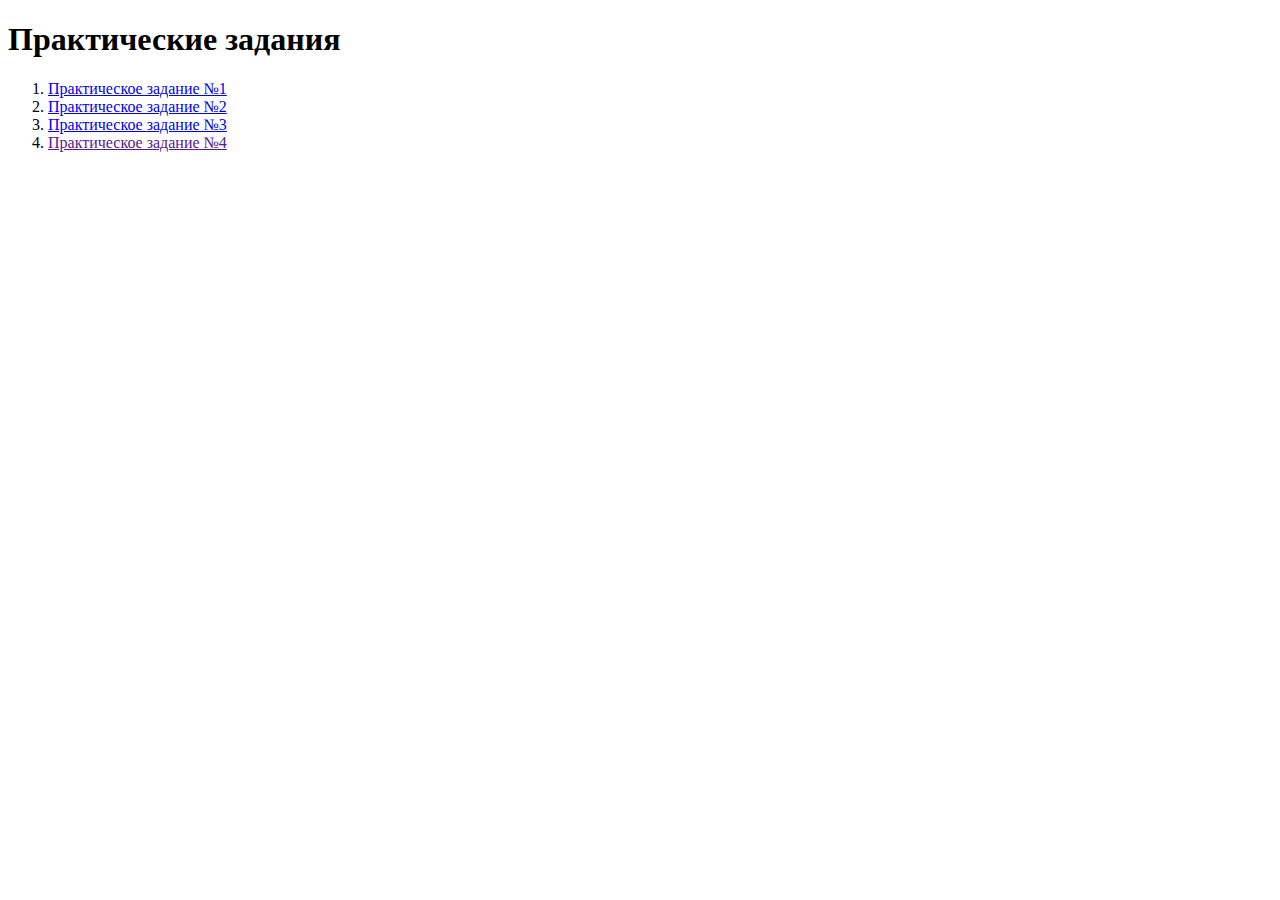
<file: index.html>
<!DOCTYPE html>
<html lang="en">
<head>
    <meta charset="UTF-8">
    <meta name="viewport" content="width=device-width, initial-scale=1.0">
    <title>Document</title>
</head>
<body>
  <h1>Практические задания</h1>
  <ol>
    <li><a href="task1/task1.html">Практическое задание №1</a></li>
  <li><a href="task2/task2.html">Практическое задание №2</a></li>
    <li><a href="task3/task3.html">Практическое задание №3</a></li>
    <li><a href="">Практическое задание №4</a></li>
  </ol>  
</body>
</html>
</file>
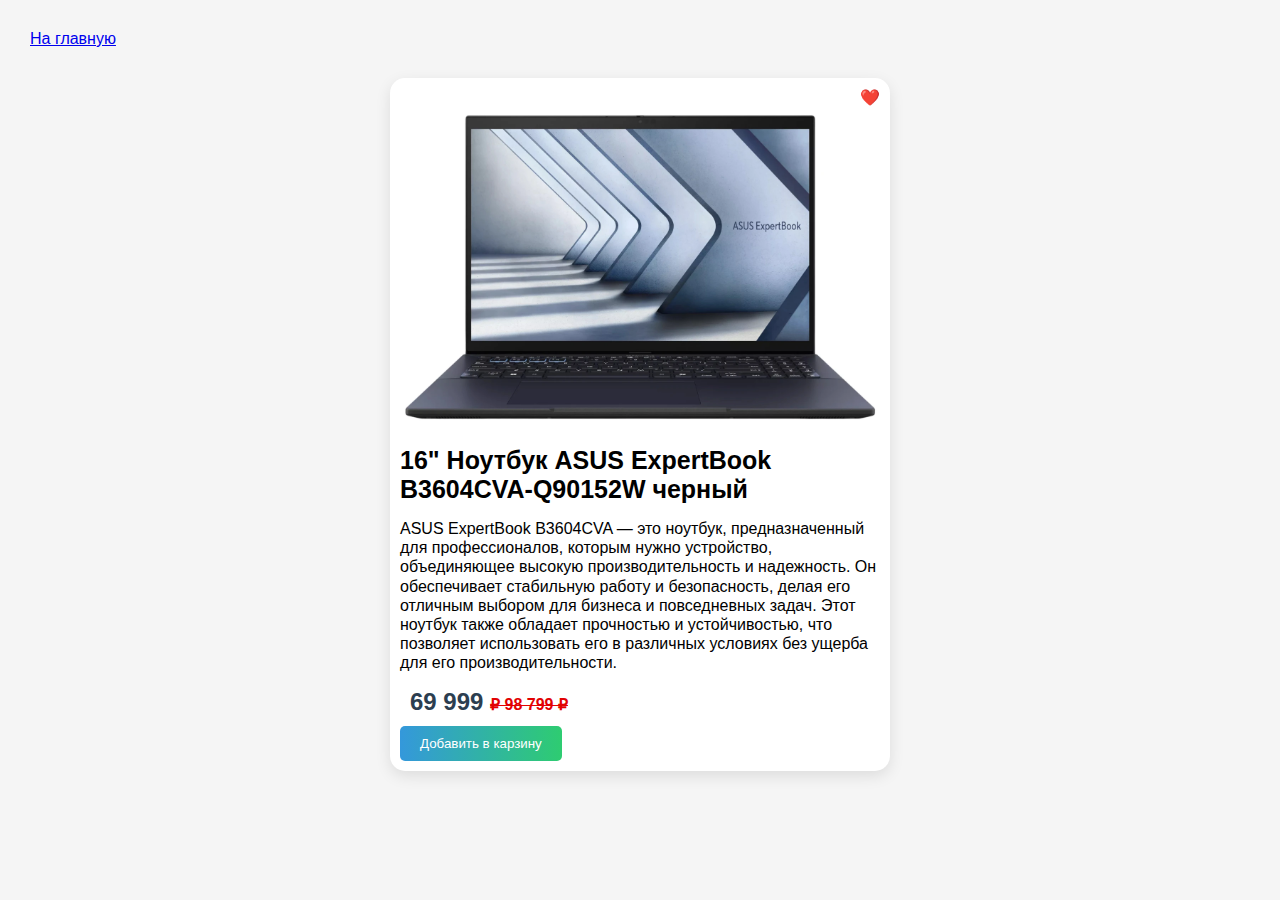
<file: task2/index.html>
<!DOCTYPE html>
<html lang="en">
<head>
    <meta charset="UTF-8">
    <meta name="viewport" content="width=device-width, initial-scale=1.0">
    <title>ASUS ExpertBook B3604CVA-Q90152W</title>
    <link rel="stylesheet" href="style.css">
</head>
<body>
    <a href="../index.html" class="main">На главную</a> 
    <div class="card">
    <p class="favorite">❤️</p>
   <img src="laptop.webp" alt="">
   <h3>16" Ноутбук ASUS ExpertBook B3604CVA-Q90152W черный</h3>
   <p class="info">ASUS ExpertBook B3604CVA — это ноутбук, предназначенный для профессионалов, которым нужно устройство, объединяющее высокую производительность и надежность. Он обеспечивает стабильную работу и безопасность, делая его отличным выбором для бизнеса и повседневных задач. Этот ноутбук также обладает прочностью и устойчивостью, что позволяет использовать его в различных условиях без ущерба для его производительности.</p>
   <p class="price">69 999 <span class="old-price"><del>₽ 98 799 ₽</del></span></p>
   <button>Добавить в карзину</button>
</div>
</body>
</html>
</file>
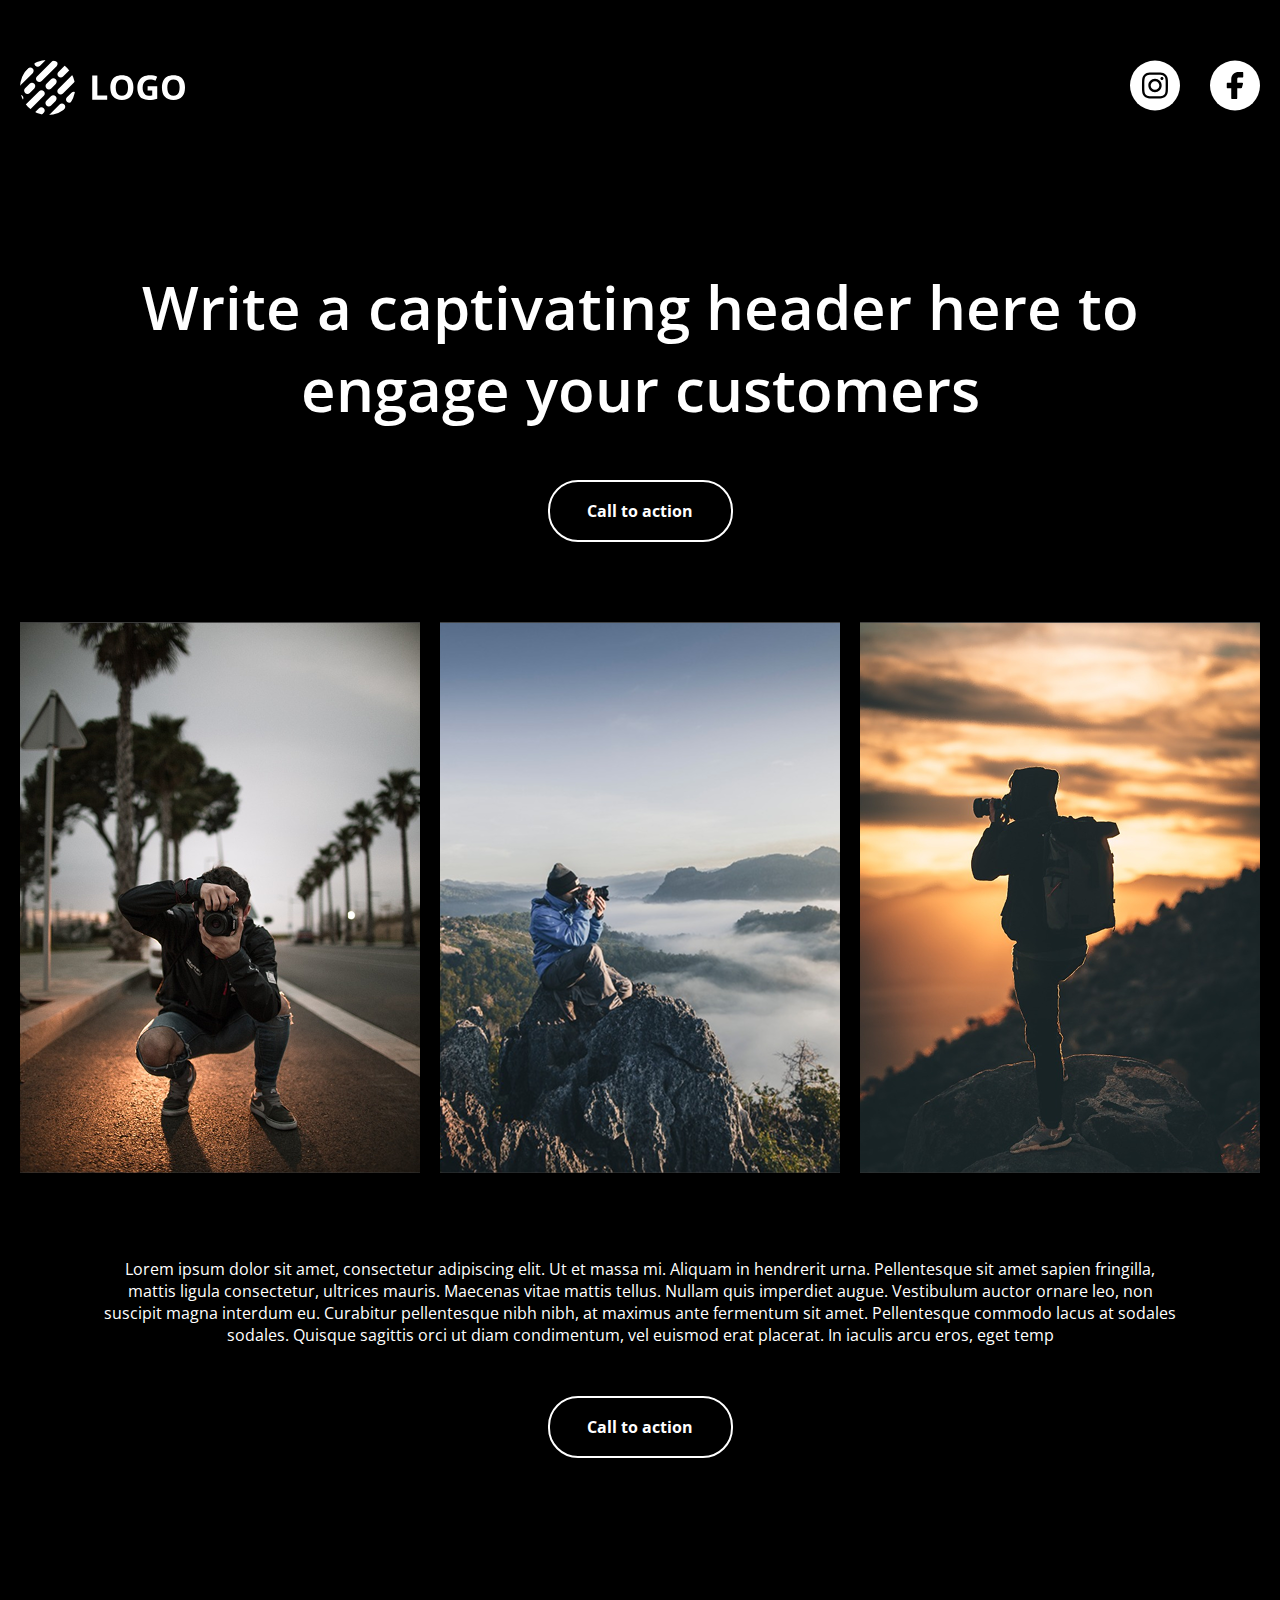
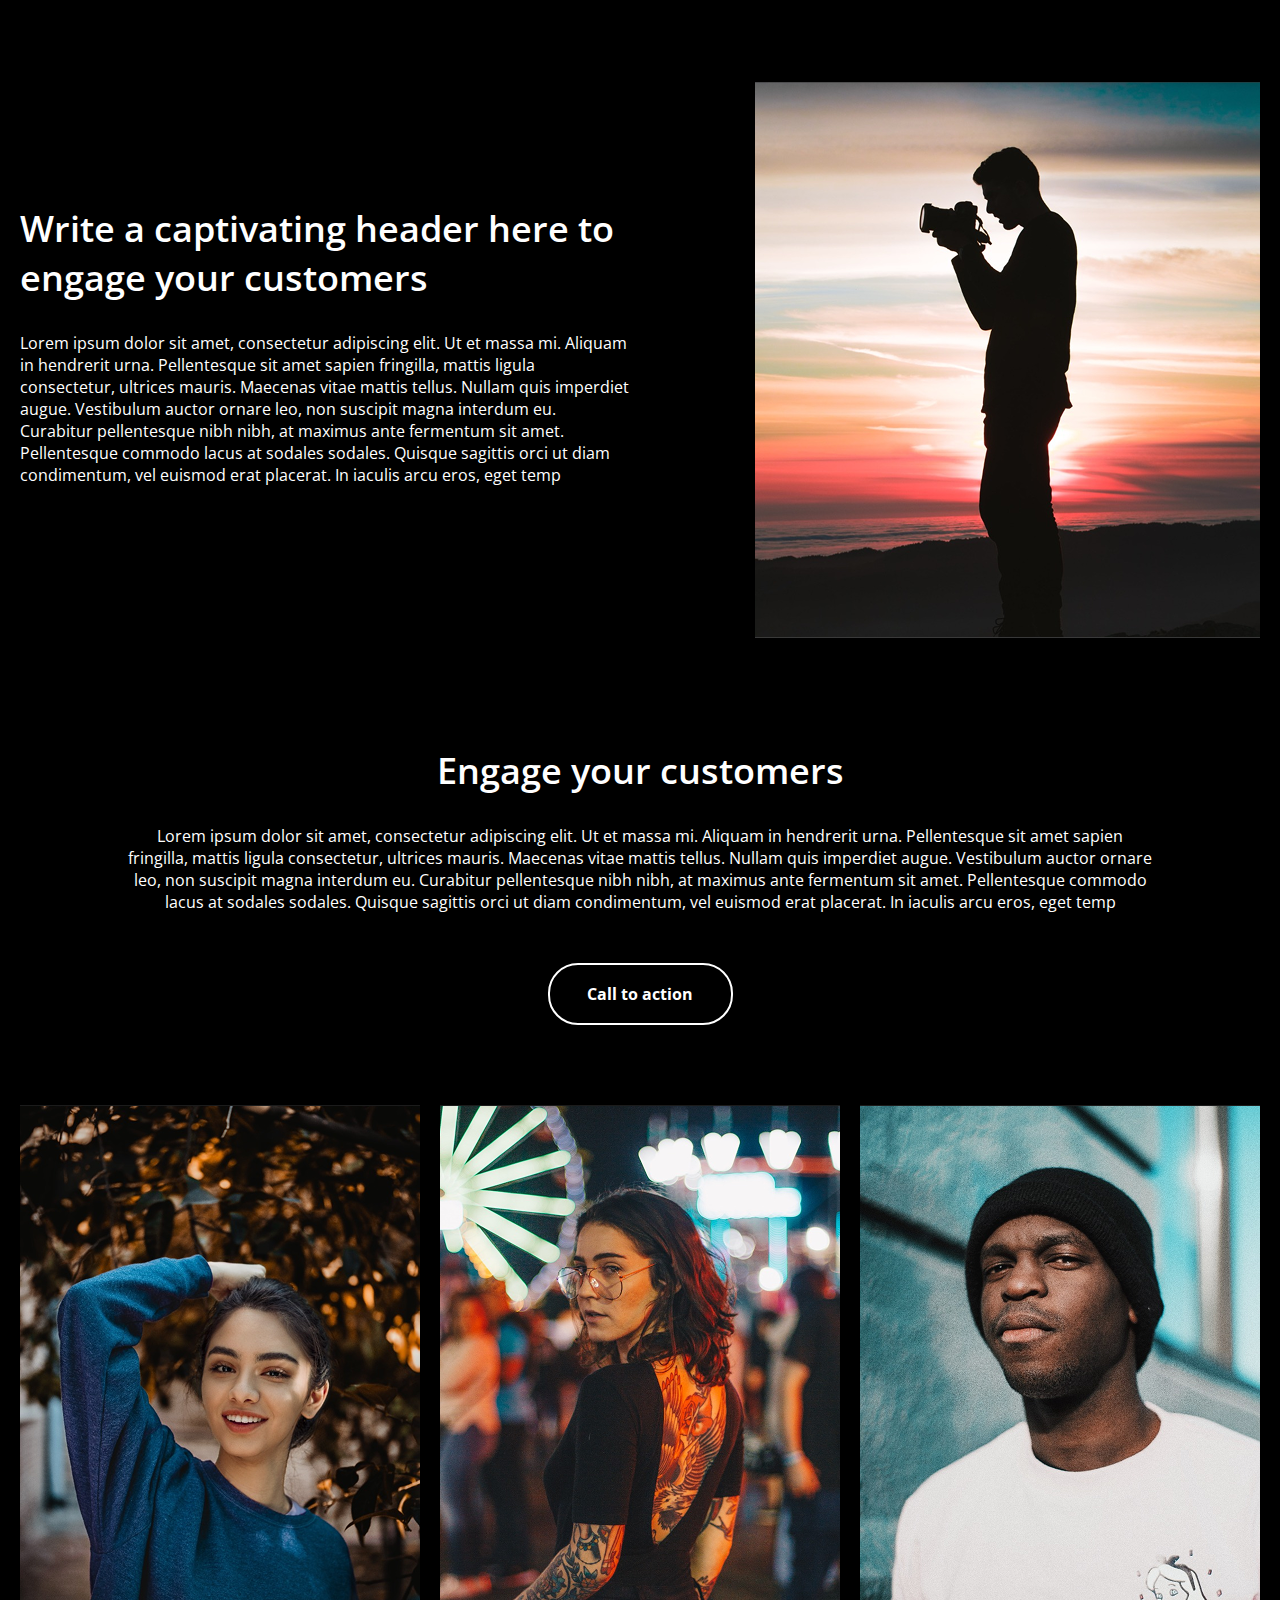
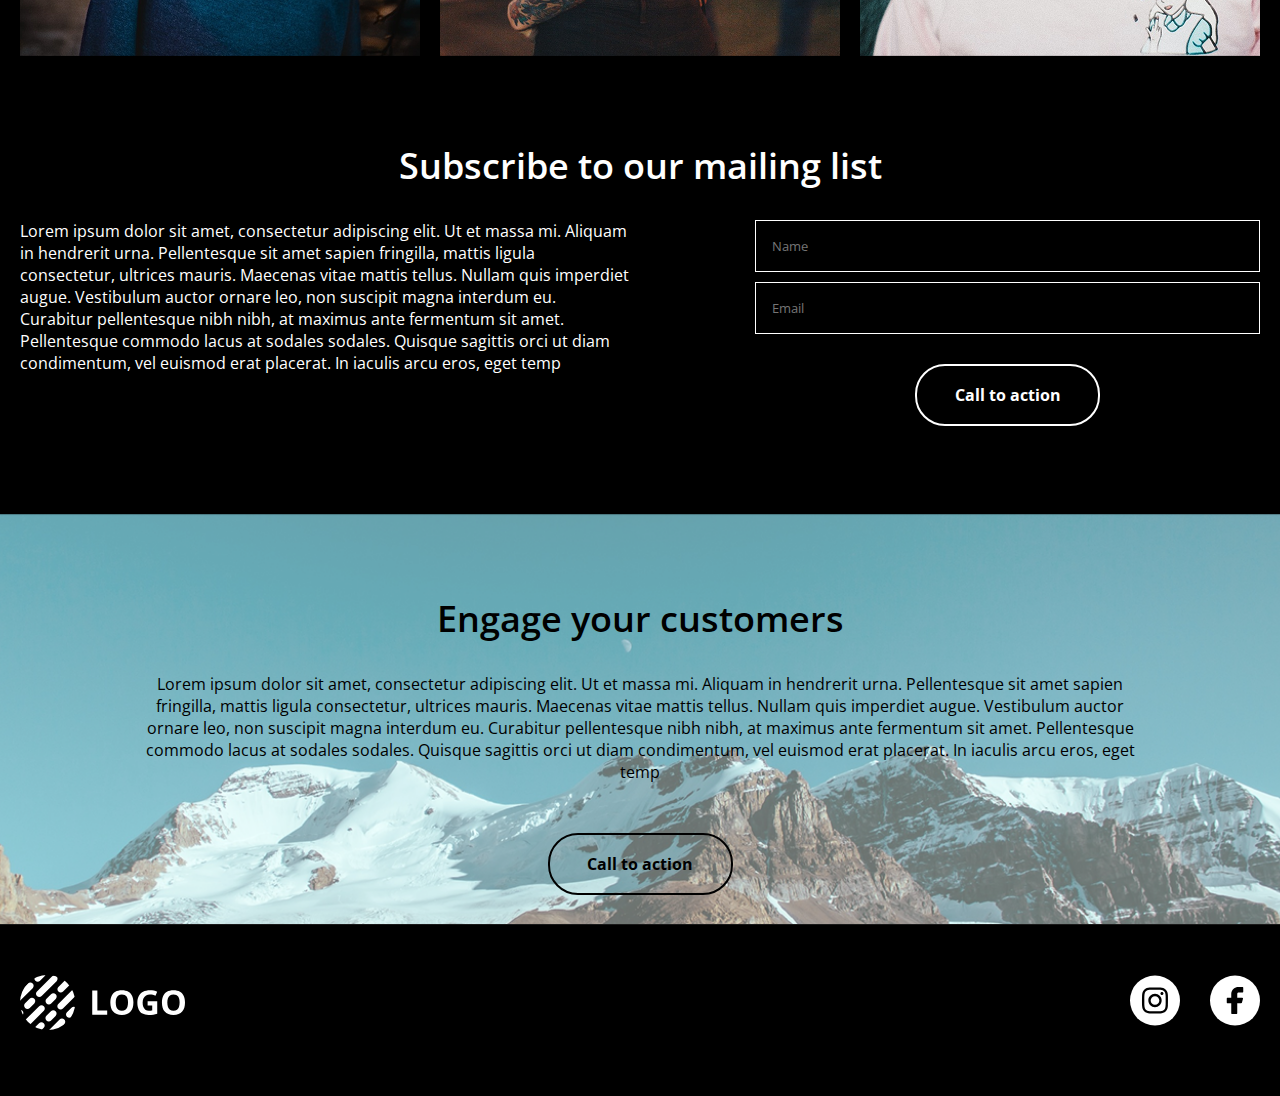
<file: Итоговая работа/index.html>
<!DOCTYPE html>
<html lang="en">

<head>
    <meta charset="UTF-8">
    <meta name="viewport" content="width=device-width, initial-scale=1.0">
    <title>Итоговая работа | Рыжов С.Д.</title>
    <link rel="stylesheet" href="style.css">
</head>

<body>
    <header>
        <div class="logo">
            <a href="../index.html"><img src="image/logo/logo.svg" alt=""></a>
            <div class="instface">
                <a href="#"><img src="image/logo/instagram.svg" alt=""></a>
                <a href="#"><img src="image/logo/facebook.svg" alt=""></a>
            </div>
        </div>
    </header>
    <main>
        <section class="hero">
            <h1>Write a captivating header here to engage your customers</h1>
            <button class="hero_button">Call to action</button>
        </section>
        <section class="photo">
            <img src="image/image.png" alt="">
            <img src="image/image2.png" alt="">
            <img src="image/image3.png" alt="">
        </section>
        <section class="hero1">
            <p>Lorem ipsum dolor sit amet, consectetur adipiscing elit. Ut et massa mi. Aliquam in hendrerit urna.
                Pellentesque sit amet sapien fringilla, mattis ligula consectetur, ultrices mauris. Maecenas vitae
                mattis tellus. Nullam quis imperdiet augue. Vestibulum auctor ornare leo, non suscipit magna interdum
                eu. Curabitur pellentesque nibh nibh, at maximus ante fermentum sit amet. Pellentesque commodo lacus at
                sodales sodales. Quisque sagittis orci ut diam condimentum, vel euismod erat placerat. In iaculis arcu
                eros, eget temp</p>
            <button class="hero_button">Call to action</button>
        </section>
        <div class="hero_text">
            <div class="hero__text">
                <h2>Write a captivating header here to engage your customers</h2>
                <p>Lorem ipsum dolor sit amet, consectetur adipiscing elit. Ut et massa mi. Aliquam in hendrerit urna.
                    Pellentesque sit amet sapien fringilla, mattis ligula consectetur, ultrices mauris. Maecenas vitae
                    mattis tellus. Nullam quis imperdiet augue. Vestibulum auctor ornare leo, non suscipit magna
                    interdum eu. Curabitur pellentesque nibh nibh, at maximus ante fermentum sit amet. Pellentesque
                    commodo lacus at sodales sodales. Quisque sagittis orci ut diam condimentum, vel euismod erat
                    placerat. In iaculis arcu eros, eget temp</p>
            </div>
            <img src="image/image4.png" alt="" class="hero_text_photo">
        </div>
        <section class="customers">
            <h2>Engage your customers</h2>
            <p>Lorem ipsum dolor sit amet, consectetur adipiscing elit. Ut et massa mi. Aliquam in hendrerit urna.
                Pellentesque sit amet sapien fringilla, mattis ligula consectetur, ultrices mauris. Maecenas vitae
                mattis tellus. Nullam quis imperdiet augue. Vestibulum auctor ornare leo, non suscipit magna interdum
                eu. Curabitur pellentesque nibh nibh, at maximus ante fermentum sit amet. Pellentesque commodo lacus at
                sodales sodales. Quisque sagittis orci ut diam condimentum, vel euismod erat placerat. In iaculis arcu
                eros, eget temp</p>
            <button class="hero_button">Call to action</button>
        </section>
        <section class="photo">
            <img src="image/image5.png" alt="">
            <img src="image/image6.png" alt="">
            <img src="image/image7.png" alt="">
        </section>

        <h2 class="text-subscribe">Subscribe to our mailing list</h2>
        <div class="input-text">
            <p class="text-input">Lorem ipsum dolor sit amet, consectetur adipiscing elit. Ut et massa mi. Aliquam in
                hendrerit urna. Pellentesque sit amet sapien fringilla, mattis ligula consectetur, ultrices mauris.
                Maecenas vitae mattis tellus. Nullam quis imperdiet augue. Vestibulum auctor ornare leo, non suscipit
                magna interdum eu. Curabitur pellentesque nibh nibh, at maximus ante fermentum sit amet. Pellentesque
                commodo lacus at sodales sodales. Quisque sagittis orci ut diam condimentum, vel euismod erat placerat.
                In iaculis arcu eros, eget temp</p>
            <section class="subscribe">
                <div class="input-info">
                    <input type="text" placeholder="Name">
                    <input type="email" placeholder="Email">
                    <button class="hero_button_input">Call to action</button>
                </div>
            </section>
        </div>
        <section class="customers_background">
            <div class="customers_background_body">
                <h2>Engage your customers</h2>
                <p>Lorem ipsum dolor sit amet, consectetur adipiscing elit. Ut et massa mi. Aliquam in hendrerit urna.
                    Pellentesque sit amet sapien fringilla, mattis ligula consectetur, ultrices mauris. Maecenas vitae
                    mattis tellus. Nullam quis imperdiet augue. Vestibulum auctor ornare leo, non suscipit magna
                    interdum
                    eu. Curabitur pellentesque nibh nibh, at maximus ante fermentum sit amet. Pellentesque commodo lacus
                    at
                    sodales sodales. Quisque sagittis orci ut diam condimentum, vel euismod erat placerat. In iaculis
                    arcu
                    eros, eget temp</p>
                <button class="hero_button_background">Call to action</button>
            </div>
        </section>
    </main>
    <footer>
         <div class="logo_footer">
            <a href="index.html"><img src="image/logo/logo.svg" alt=""></a>
            <div class="instface">
                <a href="#"><img src="image/logo/instagram.svg" alt=""></a>
                <a href="#"><img src="image/logo/facebook.svg" alt=""></a>
            </div>
    </footer>
</body>

</html>
</file>
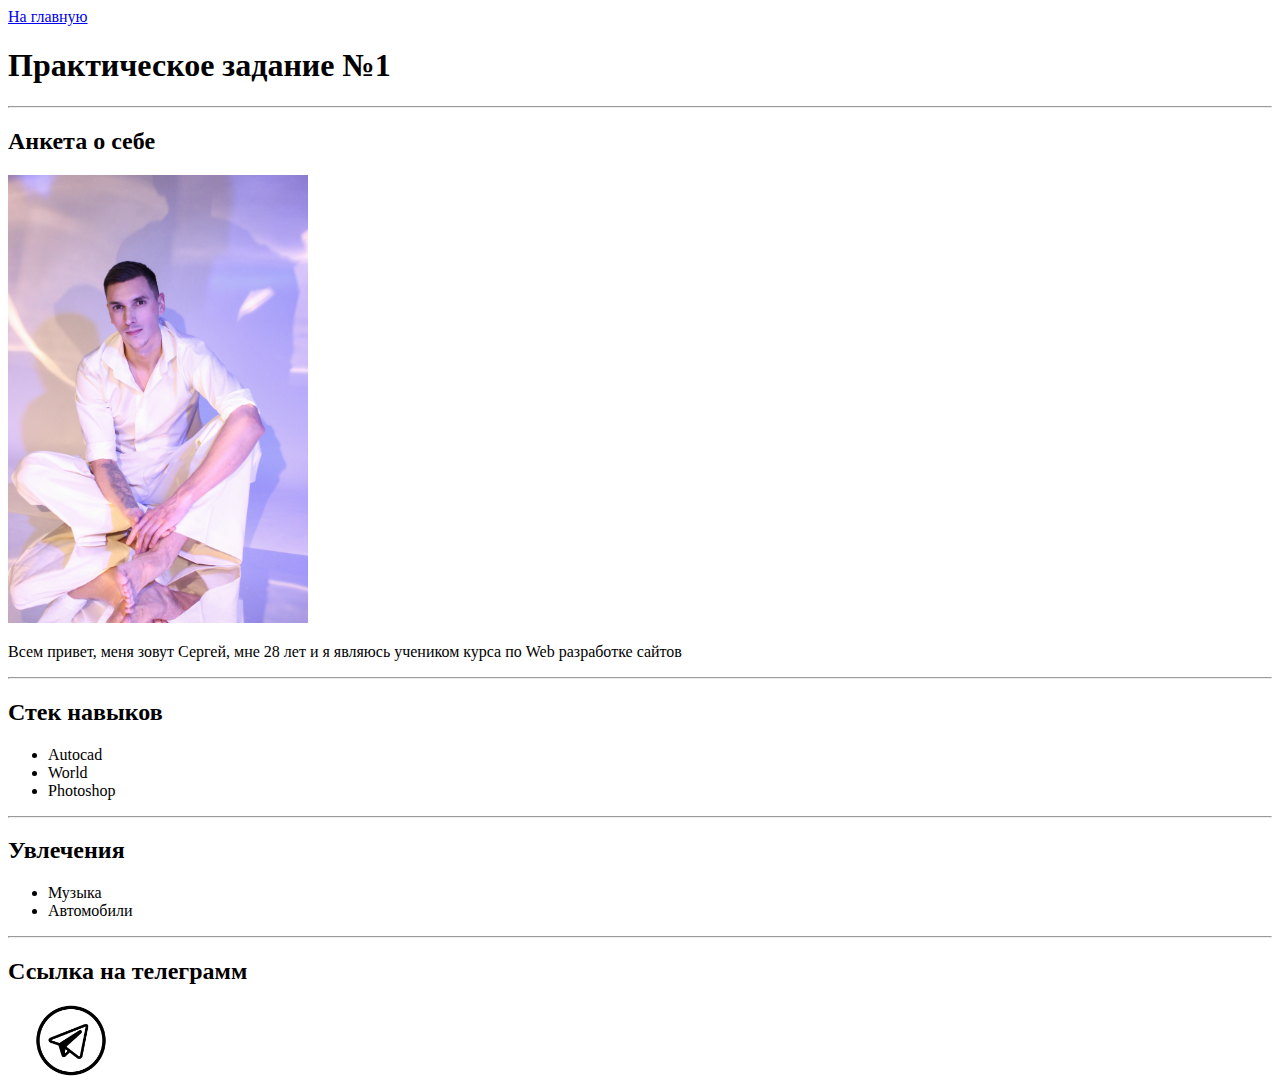
<file: task1.html>
<!DOCTYPE html>
<html lang="en">
<head>
    <meta charset="UTF-8">
    <meta name="viewport" content="width=device-width, initial-scale=1.0">
    <title>Document</title>
</head>
<body>
    <a href="../index.html">На главную</a>
    <h1>Практическое задание №1</h1>
    <hr>
    <h2>Анкета о себе</h2>
    <img src="img.jpg" alt="не найдено" width="300">
    <p>Всем привет, меня зовут Сергей, мне 28 лет и я являюсь учеником курса по Web разработке сайтов </p>
    <hr>
    
    <h2>Стек навыков</h2>
    <ul>
    <li>Autocad</li>
    <li>World</li>
    <li>Photoshop</li>
    </ul>
    <hr>
    <h2>Увлечения</h2>
    <ul><li>Музыка</li>
    <li>Автомобили</li>
    </ul>
    <hr>
    <h2>Ссылка на телеграмм</h2>
    <a href="https://t.me/ryzhov09"><img src="image.png" alt=""width=10%></a>
</body>
</html>
</file>
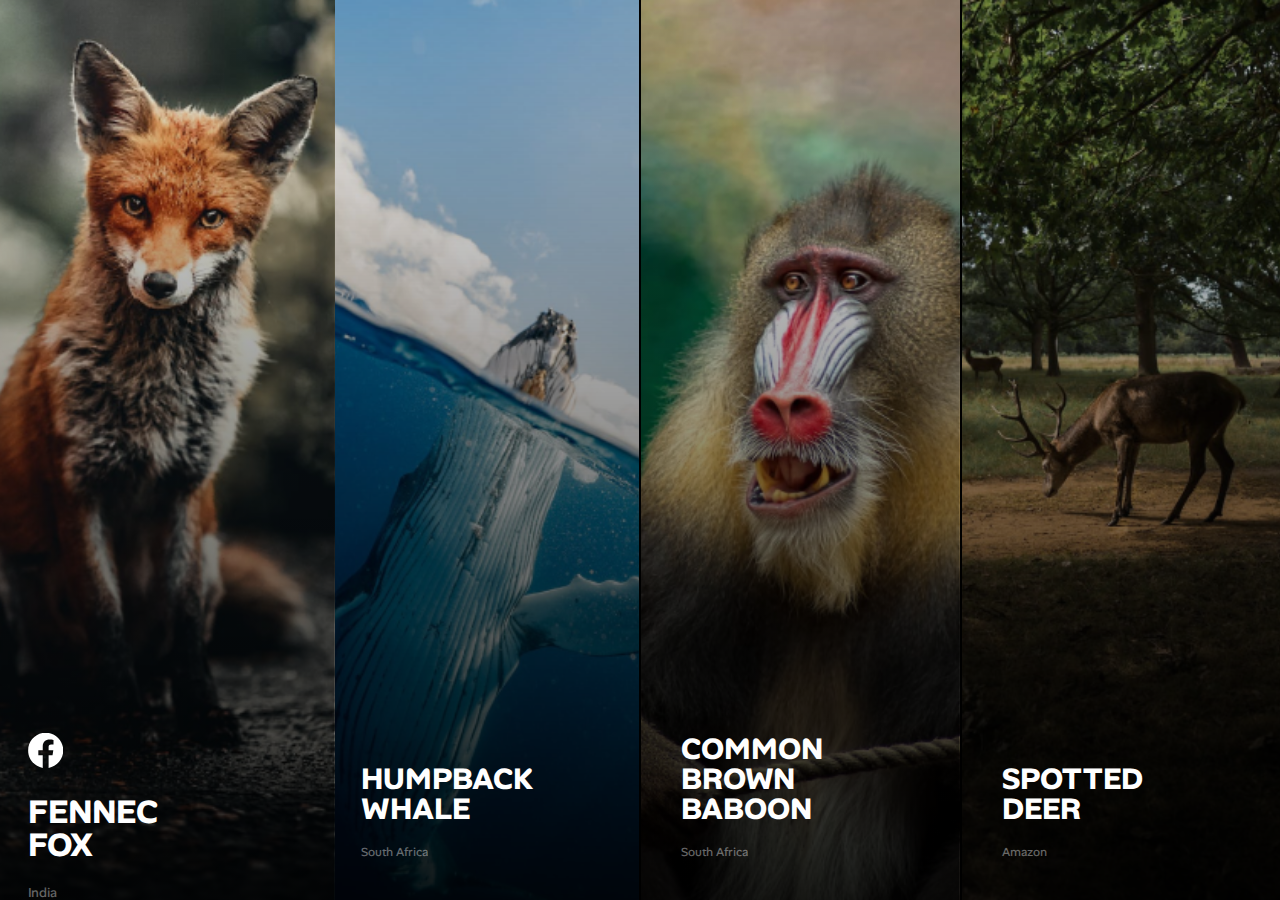
<file: task3/task3.html>
<!DOCTYPE html>
<html lang="en">
<head>
  <meta charset="UTF-8">
  <meta name="viewport" content="width=device-width, initial-scale=1.0">
  <title>Animals</title>
  <link rel="stylesheet" href="style.css">
</head>
<body>

  <div class="cards">
<div class="card card-1">
<a href="../index.html"><img src="social-1.svg" alt=""></a>
<h3>fennec <br>fox</h3>
<p>India</p>
</div>
<div class="card card-2">
<h3>humpback <br>whale</h3>
<p>South Africa</p>
</div>
<div class="card card-3">
<h3>common brown<br>baboon</h3>
<p>South Africa</p>
</div>
<div class="card card-4">
<h3>spotted<br>deer</h3>
<p>Amazon</p>
</div>
  </div>
</body>
</html>
</file>
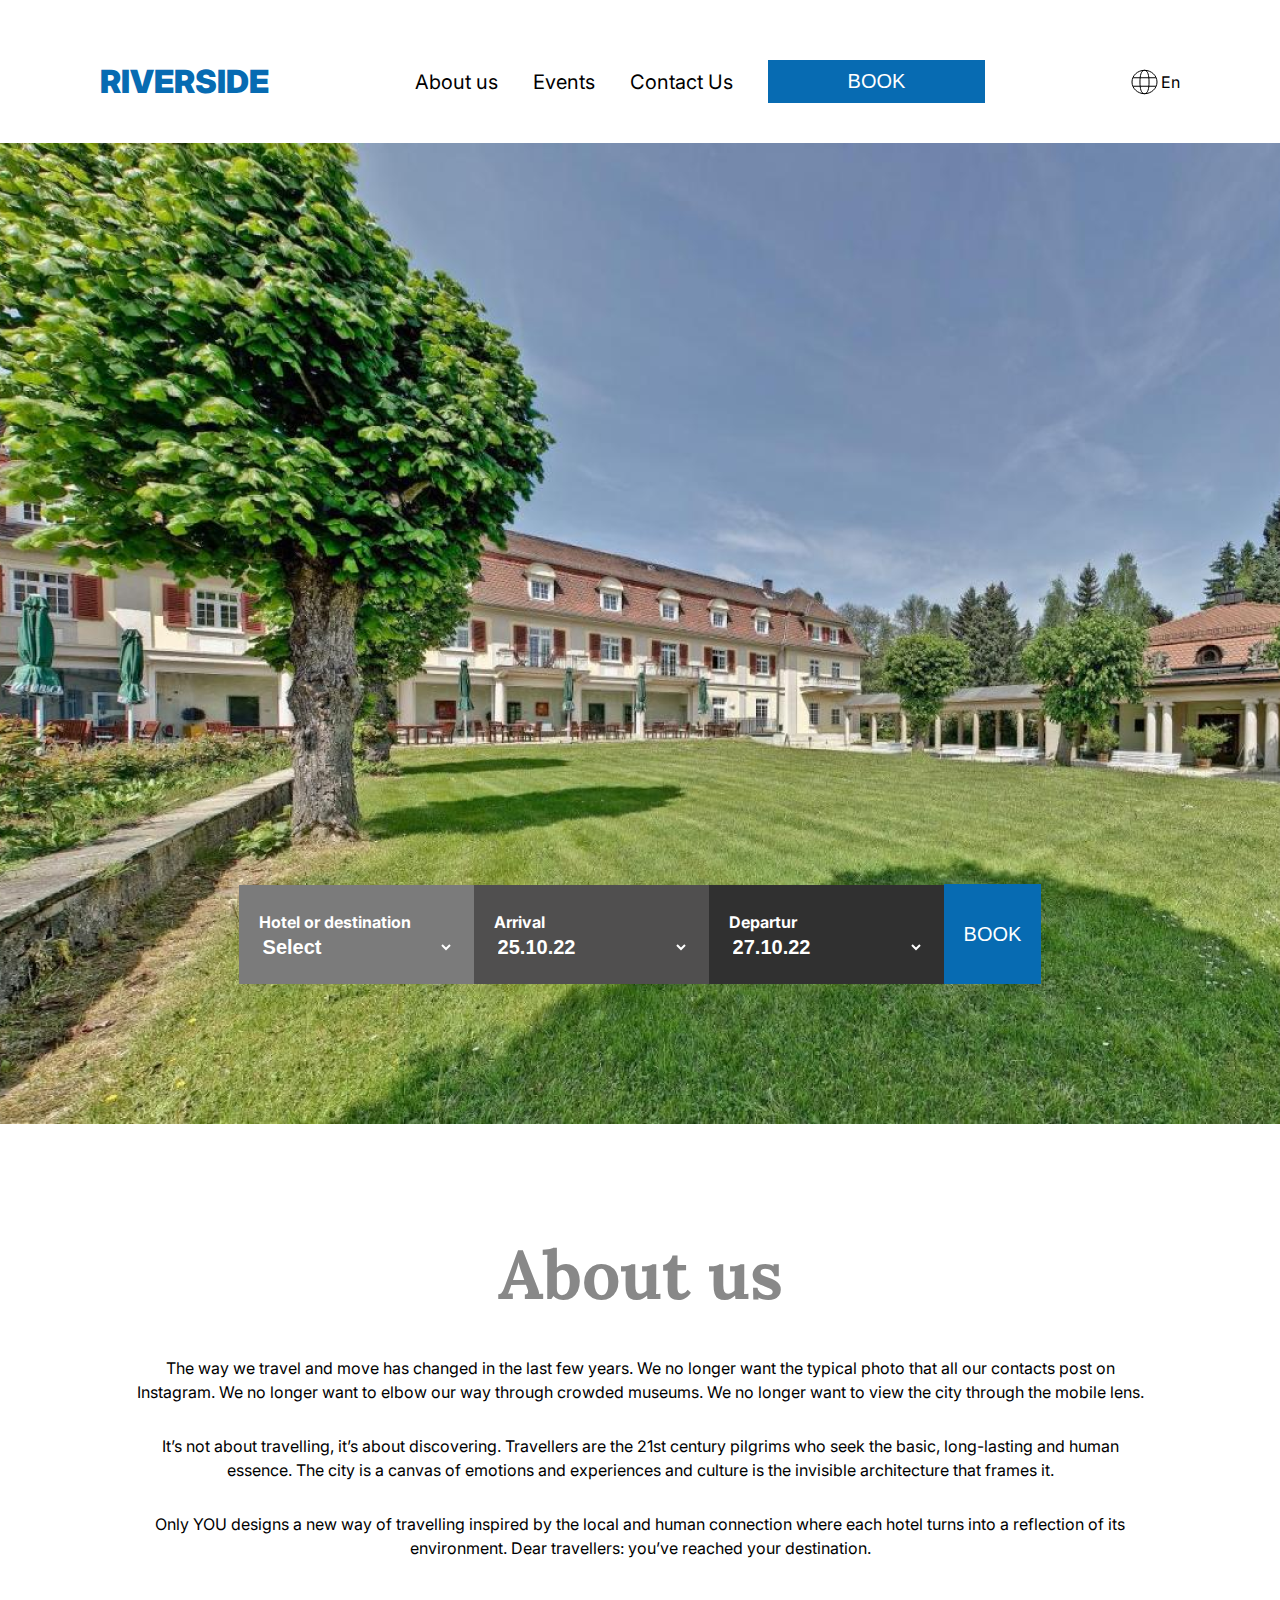
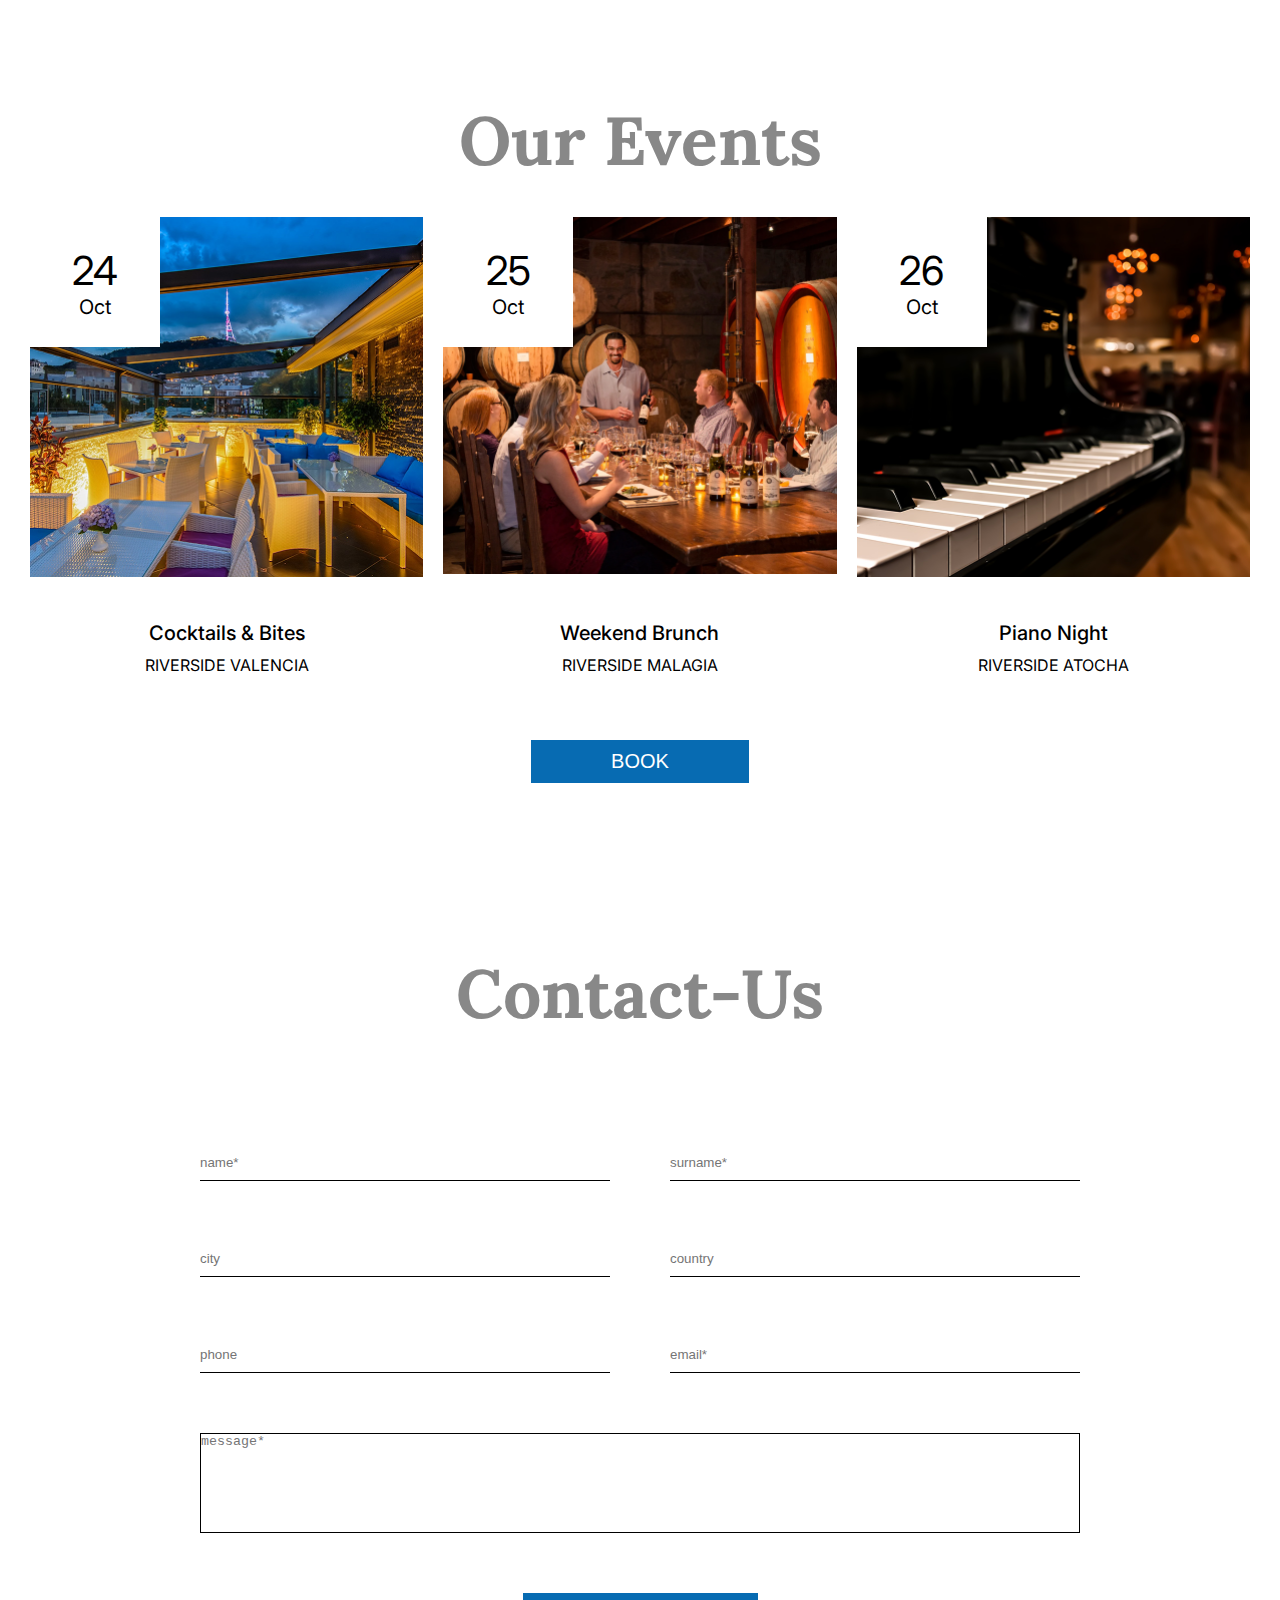
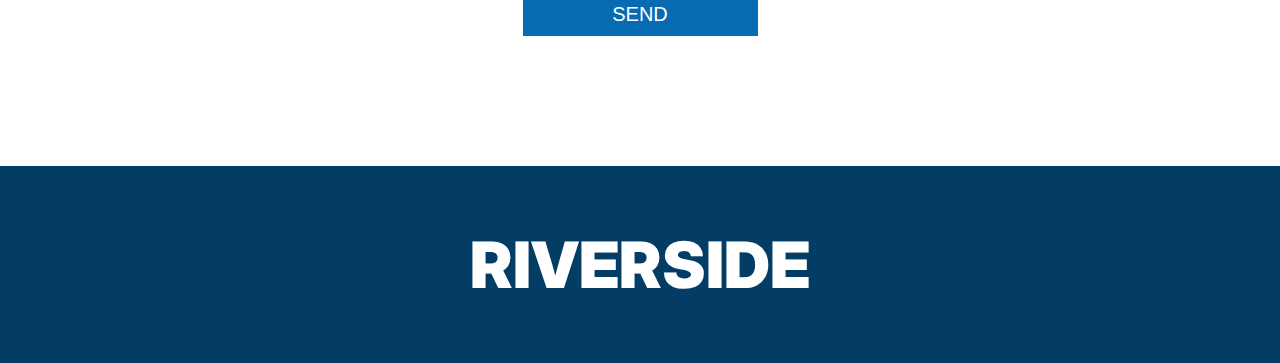
<file: task4/task4.html>
<!DOCTYPE html>
<html lang="en">
<head>
    <meta charset="UTF-8">
    <meta name="viewport" content="width=device-width, initial-scale=1.0">
    <title>Document</title>
    <link rel="stylesheet" href="style.css">
</head>
<body>
    <header>
        <button class="burger-btn">
            <a href="#">
                <img src="burger-menu.svg" alt="">
            </a>
        </button>
        <a href="../index.html" class="logo">Riverside</a>
        <nav>
            <a href="#">About us</a>
            <a href="#">Events</a>
            <a href="#">Contact Us</a>
            <button>Book</button>
        </nav>
        <div class="lang">
            <img src="lang.svg" alt="">
            <span>En</span>
        </div>
    </header>
    <main>
<section class="hero">
<div class="hero-choose">
    <h4>Hotel or destination</h4>
    <select name="" id="">
        <option value="">Select</option>
    </select>
</div>
<div class="hero-choose">
    <h4>Arrival</h4>
    <select name="" id="">
        <option value="">25.10.22</option>
    </select>
</div>
<div class="hero-choose">
    <h4>Departur</h4>
    <select name="" id="">
        <option value="">27.10.22</option>
    </select>
</div>
<button>Book</button>
</section>
<section class="about-us">
<h2 id="about-us">About us</h2>
<p>The way we travel and move has changed in the last few years. We no longer want the typical photo that all our contacts post  on Instagram. We no longer want to elbow our way through crowded museums. We no longer want to view the city through the  mobile lens.</p>
<p>It’s not about travelling, it’s about discovering. Travellers are the 21st century pilgrims who seek the basic, long-lasting and human essence. The city is a canvas of emotions and experiences and culture is the invisible architecture that frames it.</p>
<p>Only YOU designs a new way of travelling inspired by the local and human connection where each hotel turns into a reflection of its environment. Dear travellers: you’ve reached your destination.</p>
</section>

<section class="our-events">
<h2 id="our-events">Our Events</h2>
<div class="cards">
<div class="card">
<img src="card-1.png" alt="">
<div class="card-body"> 
    <h4>Cocktails & Bites</h4>
    <p>Riverside Valencia</p>
</div>
<div class="card-date">
<span class="card-date-day">24</span>
<p>Oct</p>
</div>
</div>
<div class="card">
<img src="card-2.png" alt="">
<div class="card-body"> 
    <h4>Weekend Brunch</h4>
    <p>Riverside Malagia</p>
</div>
<div class="card-date">
<span class="card-date-day">25</span>
<p>Oct</p>
</div>
</div>
<div class="card">
<img src="card-3.png" alt="">
<div class="card-body"> 
    <h4>Piano Night</h4>
    <p>Riverside Atocha</p>
</div>
<div class="card-date">
<span class="card-date-day">26</span>
<p>Oct</p>
</div>
</div>
</div>
<button>Book</button>
</section>

<section class="contact-us">
<h2 id="contact-us">Contact-Us</h2>
<form action="" class="contact-form">
    <div class="contact-form-fields">
    <input type="text" placeholder="name*" required>
    <input type="text" placeholder="surname*" required>
    <input type="text" placeholder="city">
    <input type="text" placeholder="country">
    <input type="tel" placeholder="phone">
    <input type="email" placeholder="email*" required>
    </div>
    <textarea name="" id="" required placeholder="message*" ></textarea>
    <button>send</button>
</form>
</section>
    </main>
    <footer>
        <section class="footer-body">
            <h3>Riverside</h3>
        </section>
    </footer>


</body>
</html>
</file>
<file: task2/style.css>
*{
font-family: Arial, Helvetica, sans-serif;
margin: 0;
padding: 0;
box-sizing: border-box;
}

.main{
display: block;
margin: 30px;
width: max-content;
}

body{
background: #f5f5f5;
}

.card{
max-width: 500px;
width: 100%;
background: white;
margin: 20px auto;
padding: 10px;
border-radius: 15px;
box-shadow: 0px 5px 15px rgba(0, 0, 0, .1);
transition: 0.3s
}

.card:hover{
scale: 1.05;
}

.favorite{
text-align: right;
}

.card img{
width: 100%;
}

.card h3{
margin: 15px 0px;
font-size: 25px;
}

.card .info{
line-height: 1.2;
margin: 15px 0px;
}

.card .price{
color: #2c3e50;
font-weight: bold;
font-size: 24px;
margin: 10px;
}

.card .old-price{
color: rgb(226, 2, 2);
font-size: 16px;
}

.card button{
   background: linear-gradient(to right, #3498db, #2ecc71);
color: white;
 border: none;
 border-radius: 5px;
 padding: 10px 20px;
 cursor: pointer;
}

.card button:hover{
filter: brightness(0.8);
}
</file>
<file: Итоговая работа/style.css>
@import url('https://fonts.googleapis.com/css2?family=Open+Sans:ital,wght@0,300..800;1,300..800&display=swap');

* {
    font-family: "Open Sans", sans-serif;
    box-sizing: border-box;
    margin: 0;
    padding: 0;
}

body {
    background-color: black;
    color: white;
}

header {
    max-width: 1240px;
    margin: 0px auto;
    text-align: center;
    display: flex;
    gap: 20px;
    padding-top: 60px;
    padding-bottom: 85px;
}

.logo {
    width: 1240px;
    margin: 0px auto;
    display: flex;
    justify-content: space-between;
}

.instface {
    display: flex;
    align-items: end;
    gap: 30px;
    padding-bottom: 65px;
}

.hero {
    margin: 0px auto;
    max-width: 1080px;
    text-align: center;
    display: flex;
    flex-direction: column;
    align-items: center;
}

h1 {
    max-width: 1080px;
    font-weight: 600;
    font-size: 60px;
    padding-bottom: 30px;
}

button {
    background: black;
    color: white;
   width: 185px;
    height: 62px;
    border: 2px solid white;
    border-radius: 30px;
    font-size: 16px;
    font-weight: 700;
}

.photo {
    max-width: 1240px;
    margin: 0px auto;
    text-align: center;
    display: flex;
    gap: 20px;
    padding-top: 60px;
    padding-bottom: 85px;
}

.hero1 {
    margin: 0px auto;
    max-width: 1080px;
    text-align: center;
    display: flex;
    flex-direction: column;
    align-items: center;
}

p{
    font-size: 16px;
    font-weight: 400;
    padding-bottom: 30px;
}

.hero_button:hover {
    cursor: pointer;
    background-color: white;
    color: black;
}

h2 {
    font-size: 36px;
    font-weight: 600;
    padding-bottom: 30px;
}



.hero_text {
    max-width: 1240px;
    margin: 0 auto;
    padding: 204px 0px 108px;
    gap: 125px;
    display: flex;
    align-items: center;
    justify-content: space-between;
}


.customers {
    text-align: center;
    max-width: 1029px;
    margin: 0 auto;
}

.text-subscribe {
    margin: 0px auto;
    text-align: center;
}

.input-text {
    margin: 0px auto;
    max-width: 1240px;
    display: flex;
    gap: 125px;
}

.text-input {
    margin: 0 auto;
    padding-bottom: 140px;
}

.input-info {
    margin: 0 auto;
    width: 505px;
    height: 203px;
    display: grid;
    grid-template-columns: repeat(1, 2fr);
    gap: 10px;
}

.hero_button_input:hover {
    cursor: pointer;
    background-color: white;
    color: black;
}

button {
    margin: 20px auto;
}

input {
    background: black;
    border: 1px solid white;
    padding: 16px;

}


.customers_background {
    margin: 0px auto;
    padding-top: 70px;
    background-image: url(image/image8.png);
    background-position: center bottom;
    background-size: cover;
    background-repeat: no-repeat;
    text-align: center;
    color: black;
}
.customers_background_body{
    max-width: 1025px;
    margin: 0 auto;
    padding: 10px;
}

.hero_button_background{
    background: none;
    cursor: pointer;
    color: black;
    border-color: black;
    transition: 0.5s;
}

.hero_button_background:hover{
transform: scale(110%);
color: white;
border-color: white;
}

.logo_footer{
    padding-top: 50px;
    max-width: 1240px;
    margin: 0px auto;
    display: flex;
    justify-content: space-between;
}



@media screen and (max-width: 1024px){
.photo{
display: flex;
flex-direction: column;
}

.logo img{
width: 70%;
height: 70%;
}
img{
width: 70%;
height: 70%;
margin: 0 auto;
}
h1{
font-size: 50px;
}
h2{
text-align: center;
}

.hero_text{
display: flex;
flex-direction: column;
}
.input-text{
margin: 0 auto;
text-align: center;
display: flex;
flex-direction: column;
padding-bottom: 70px;
}
p{
    margin: 0 auto;
    display: flex;
    align-items: center;
    flex-direction: column;
    text-align: center;
width: 900px;
}
}




@media screen and (max-width: 768px){
h1{
font-size: 30px;
}
h2{
font-size: 20px;
}
.logo img{
width: 60%;
height: 60%;
}
img{
width: 70%;
height: 70%;
}
p{
    margin: 0 auto;
    text-align: center;
    width: 700px;
display: flex;
flex-direction: column;
}
.customers_background_body{
margin: 0 auto;
} 
}

@media screen and (max-width: 450px){
    p{
 margin: 0 auto;
    text-align: center;
    width: 400px;
display: flex;
flex-direction: column;
}
.customers_background_body{
margin: 0 auto;
}
img{
width: 80%;
height: 80%;
}
.input-info{
width: 400px;}
}
</file>
<file: task3/style.css>
@import url('https://fonts.googleapis.com/css2?family=Alan+Sans:wght@300..900&family=Quicksand:wght@300..700&family=Roboto+Mono:ital,wght@0,100..700;1,100..700&display=swap');

*{
font-family:Alan Sans, sans-serif;
margin: 0;
padding: 0;
box-sizing: border-box;
color: white;

}

body{
min-height: 100vh;
background: black;
color: white;
}
.cards{
display: flex;
gap: 2px;
height: 100vh;
overflow: hidden;
}

.card-1{
background:linear-gradient(rgba(0,0,0,0), rgba(0, 0, 0, 0.877)), url(Image.png);
}
.card-2{
background:linear-gradient(rgba(0,0,0,0), rgba(0, 0, 0, 0.877)),  url(Image-1.png);
}
.card-3{
background:linear-gradient(rgba(0,0,0,0), rgba(0, 0, 0, 0.877)), url(Image-2.png);
}
.card-4{
background:linear-gradient(rgba(0,0,0,0), rgba(0, 0, 0, 0.877)), url(Image-3.png);
}
.card{
padding: 40px;
display: flex;
flex-direction: column;
justify-content: end;
flex: 1;
gap: 20px;
background-size: cover;
background-position: center;
transition: 0.5s;
}

.card:hover{
transform: scale(110%);}

h3{
font-size: 30px;
text-transform: uppercase;
line-height: 30px;
}

p{
font-size: 12px;
opacity: 0.4;
}
</file>
<file: task4/style.css>
@import url('https://fonts.googleapis.com/css2?family=Inter:ital,opsz,wght@0,14..32,100..900;1,14..32,100..900&family=Lora:ital,wght@0,400..700;1,400..700&display=swap');


*{
box-sizing: border-box;
margin: 0;
padding: 0;
}

body{
font-family: "Inter", sans-serif;
}
a{
text-decoration: none;
}

header{
max-width: 1500px;
margin: 0 auto;
padding: 60px 100px 40px;
display: flex;
align-items: center;
justify-content: space-between;
}

.logo{
font-size: 32px;
text-transform: uppercase;
font-weight: 900;
color: #076bb2;
}

nav{
display: flex;
align-items: center;
gap: 35px;
}

nav a{
color: black;
font-size: 20px;
}

button{
background: #076bb2;
color: white;
border: none;
text-transform: uppercase;
padding: 10px 80px;
font-size: 20px;
cursor: pointer;
}

.lang{
    display: flex;
align-items: center;
gap: 3px;
}

.burger-btn{
background: transparent;
padding: 0;
display: none;
}

.hero{
height: 981px;
background: url(hero.png);
background-size: cover;
display: flex;
align-items: end;
justify-content: center;
padding-bottom: 140px;
}

.hero-choose{
padding: 24px 20px;
width: 235px;
height: 99px;
color: white;
display: flex;
flex-direction: column;
justify-content: center;
}
.hero-choose:nth-child(1){
background: #7b7b7b;
}
.hero-choose:nth-child(2){
background: #504f4f;
}
.hero-choose:nth-child(3){
background: #303030;
}

.hero-choose h4{
line-height: 160%;
}

.hero-choose select{
background: transparent;
border: none;
color: white;
font-size: 20px;
font-weight: 600;
}

.hero button{
height: 100px;
padding: 20px;
}

.about-us{
margin: 100px auto;
max-width: 1080px;
padding: 0px 30px;
line-height: 150%;
text-align: center;
}

h2{
font-size: 68px;
color: #888;
font-family: "Lora",serif;
font-weight: 700;
line-height: 150%;
text-align: center;
}

.about-us p{
margin: 30px 0px;
}

.our-events{
text-align: center;
padding: 30px;
}

.cards{
display: grid;
grid-template-columns: repeat(3, 1fr);
max-width: 1300px;
margin: 25px auto;
gap: 20px;
}

.card{
position: relative;
}

.card-date{
position: absolute;
top: 0;
left: 0;
background: white;
width: 130px;
height: 130px;
display: flex;
align-items: center;
justify-content: center;
flex-direction: column;
font-size: 20px;
}

.cards img{
width: 100%;
height: 360px;
object-fit: cover;
}

.card-body{
padding: 40px;
text-align: center;
display: flex;
flex-direction: column;
gap: 10px;
text-transform: uppercase;
}
.card-body h4{
font-size: 20px;
font-weight: 500;
text-transform: none;
}

.card-date-day{
font-size: 40px;
}

.contact-us{
max-width: 940px;
margin: 100px auto;
padding: 30px;
}

.contact-form{
display: flex;
flex-direction: column;
gap: 60px;
}
.contact-form-fields{
display: grid;
grid-template-columns: repeat(2, 1fr);
gap: 60px;
margin-top: 100px;
}

.contact-form-fields input{
border: none;
border-bottom: 1px solid black;
padding: 10px 0px;
outline: none;
}

.contact-form textarea{
resize: none;
height: 100px;
border: 1px solid black;
outline: none;
}

.contact-form button{
width: 235px;
display: block;
margin: auto;
}


footer{
background: #033c65;
padding: 60px;
}


.footer-body{
max-width: 1160px;
margin: 0 auto;
color: white;
}

.footer-body h3{
color:white;
font-size: 64px;
text-align: center;
text-transform: uppercase;
font-weight: 900;
}

.footer-body-links{
    display: flex;
    justify-content: space-between;
    padding: 65px 0px 30px;
}

.footer-body-links ul{
display: flex;
flex-direction: column;
gap: 15px;
}

.footer-body-links a{
font-weight: 100;
color: white;
}

.footer-body-links h4{
margin-bottom: 15px;
font-family: "Lora", serif;
font-weight: 700;
font-size: 24px;
}
ul {
    list-style-type: none; /* Убирает буллиты */
   }


   .footer-social-media{
    display: flex;
    align-items: center;
    gap: 15px;
    margin: 20px 0px;
}


@media screen and (max-width: 992px) {
   .burger-btn{
     display: block;
    }
    nav{
    display: none;
    }

    .cards{
    grid-template-columns: repeat(1, 1fr);
    .card img{
    height: 60vw;
    }
    }
}

@media screen and (max-width:768px) {
    .hero{
    flex-direction: column;
    align-items: center;
    justify-content: end;
    }
    .hero button, .hero-choose{
    width: max(70%, 300px);
    }
    .contact-form-fields{
    grid-template-columns: repeat(1, 1fr);
    gap: 30px;
    margin-top: 40px;
    }
    .contact-form{
    gap: 30px;
    }
}

@media screen and (max-width: 450px) {
   header{
padding: 30px;}
   .logo{
font-size: 20px;
}
    h2{
font-size: 20px;
}  
.about-us p{
font-size: 14px;
margin: 14px 0px;
color: #303030;
}   
.card-date{
width: 70px;
height: 70px;
font-size: 16px;
}

.card-date-day{
font-size: 20px;
}
}
</file>
